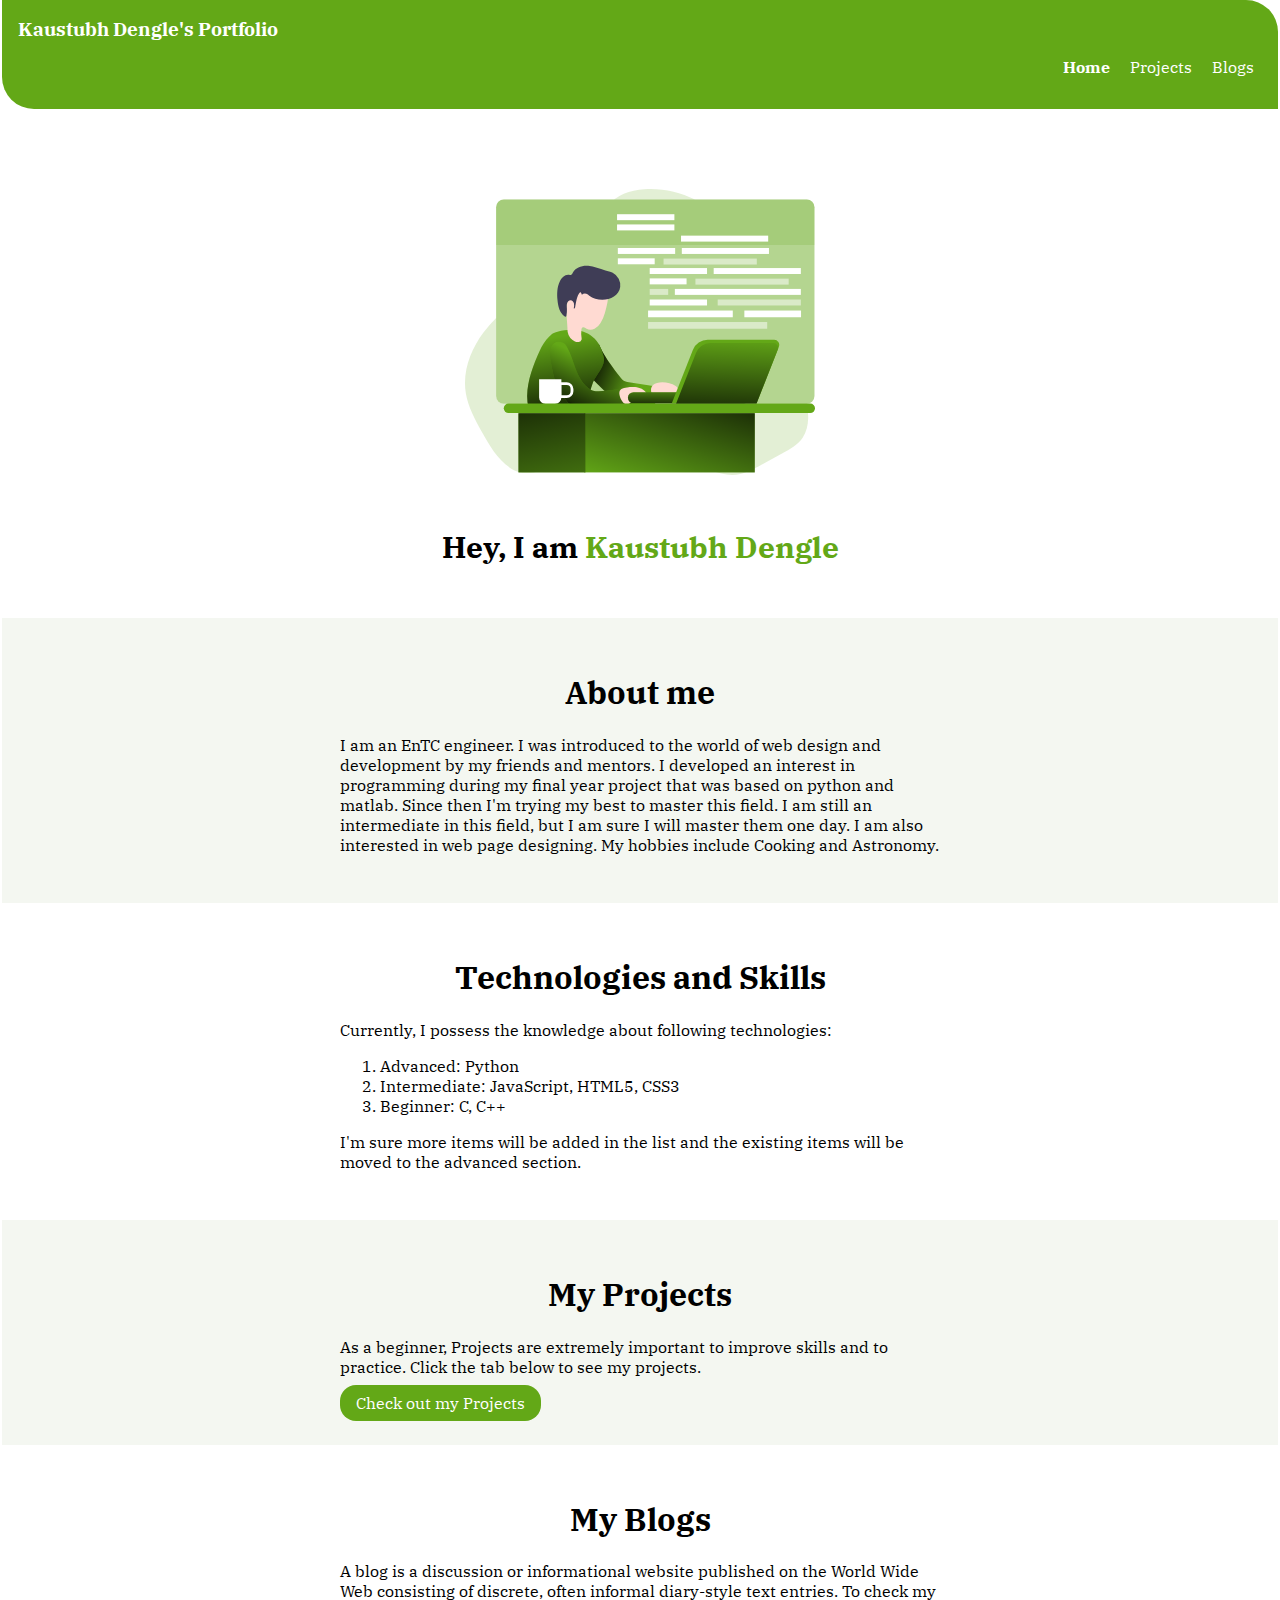
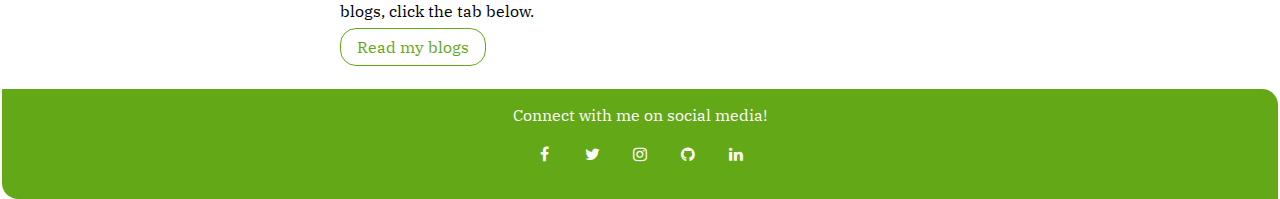
<file: index.html>
<!DOCTYPE html>
<html lang="en">
<head>
    <meta charset="UTF-8">
    <meta name="viewport" content="width=device-width, initial-scale=1.0">
    <title>Home|Kaustubh's Portfolio</title>
    <link href="styles.css" rel="stylesheet">
    <link rel="shortcut icon" type="image/jpg" href="/images/favicon.ico"/>
    <link rel="stylesheet" href="https://cdnjs.cloudflare.com/ajax/libs/font-awesome/4.7.0/css/font-awesome.min.css">
</head>
<body>
    <nav class="navigation">
        <div class="navigation-name">Kaustubh Dengle's Portfolio</div>
        <ul class="list nav-tabs">
            <li class="list-inline">
                <a class="nav-links link-active" href="index.html">Home</a>
            </li>
            <li class="list-inline">
                <a class="nav-links" href="projects.html">Projects</a>
            </li>
            <li class="list-inline">
                <a class="nav-links" href="blogs.html">Blogs</a>
            </li>
            
        </ul>
    </nav>
    
    <header class="header">
        <img class="header-img" src="/images/ksdportfolioheader.svg"/>
        <h1 class="header-text">Hey, I am <span style="color:var(--primary-color)">Kaustubh Dengle</h1>
    </header>

    <section class="section off-white-bg">
        <div class="container container-centre">
            <h1>About me</h1>
            <p>I am an EnTC engineer. I was introduced to the world of web design and development by my friends and mentors. I developed an interest in programming during my final year project that was based on python and matlab. Since then I'm trying my best to master this field. I am still an intermediate in this field, but I am sure I will master them one day. I am also interested in web page designing. My hobbies include Cooking and Astronomy. </p>
        </div>
        
    </section>

    <section class="section">
        <div class="container container-centre">
            <h1>Technologies and Skills</h1>
            <p>Currently, I possess the knowledge about following technologies:</p>
            <ol>
                <li>
                    Advanced: Python
                </li>
                <li>
                    Intermediate: JavaScript, HTML5, CSS3
                </li>
                <li>
                    Beginner: C, C++
                </li>
            </ol>
            <p>I'm sure more items will be added in the list and the existing items will be moved to the advanced section.</p>
        </div>
        
    </section>

    <section class="section off-white-bg">
        <div class="container container-centre">
            <h1>My Projects</h1>
            <p>As a beginner, Projects are extremely important to improve skills and to practice. Click the tab below to see my projects. </p>
            <link>
                <a class="link link-primary" href="projects.html">Check out my Projects</a>
            </link>
        </div>
        
    </section>

    <section class="section">
        <div class="container container-centre">
            <h1>My Blogs</h1>
            <p>A blog is a discussion or informational website published on the World Wide Web consisting of discrete, often informal diary-style text entries. To check my blogs, click the tab below.</p>
            <link>
                <a class="link link-secondary" href="blogs.html">Read my blogs</a>
            </link>
        </div>
        
    </section>

    <footer class="footer">
    <div id="contact">Connect with me on social media!</div>
    <ul>
        <li class ="list-inline">
            <a class=" fa fa-facebook" href="https://www.facebook.com/kaustubh.dengle"></a>
        </li>
        <li class ="list-inline">
            <a class=" fa fa-twitter"  href="https://twitter.com/DengleKaustubh"></a>
        </li>
        <li class ="list-inline">
            <a class=" fa fa-instagram"  href="https://www.instagram.com/_clarifiedbutter_/"></a>
        </li>
        <li class ="list-inline">
            <a class=" fa fa-github"  href="https://github.com/Kaustubh-Dengle"></a>
        </li>
        <li class ="list-inline">
            <a class=" fa fa-linkedin"  href="https://www.linkedin.com/in/kaustubh-dengle-2a5677170/"></a>
        </li>
    </ul>
    </footer>
</body>
</html>
</file>
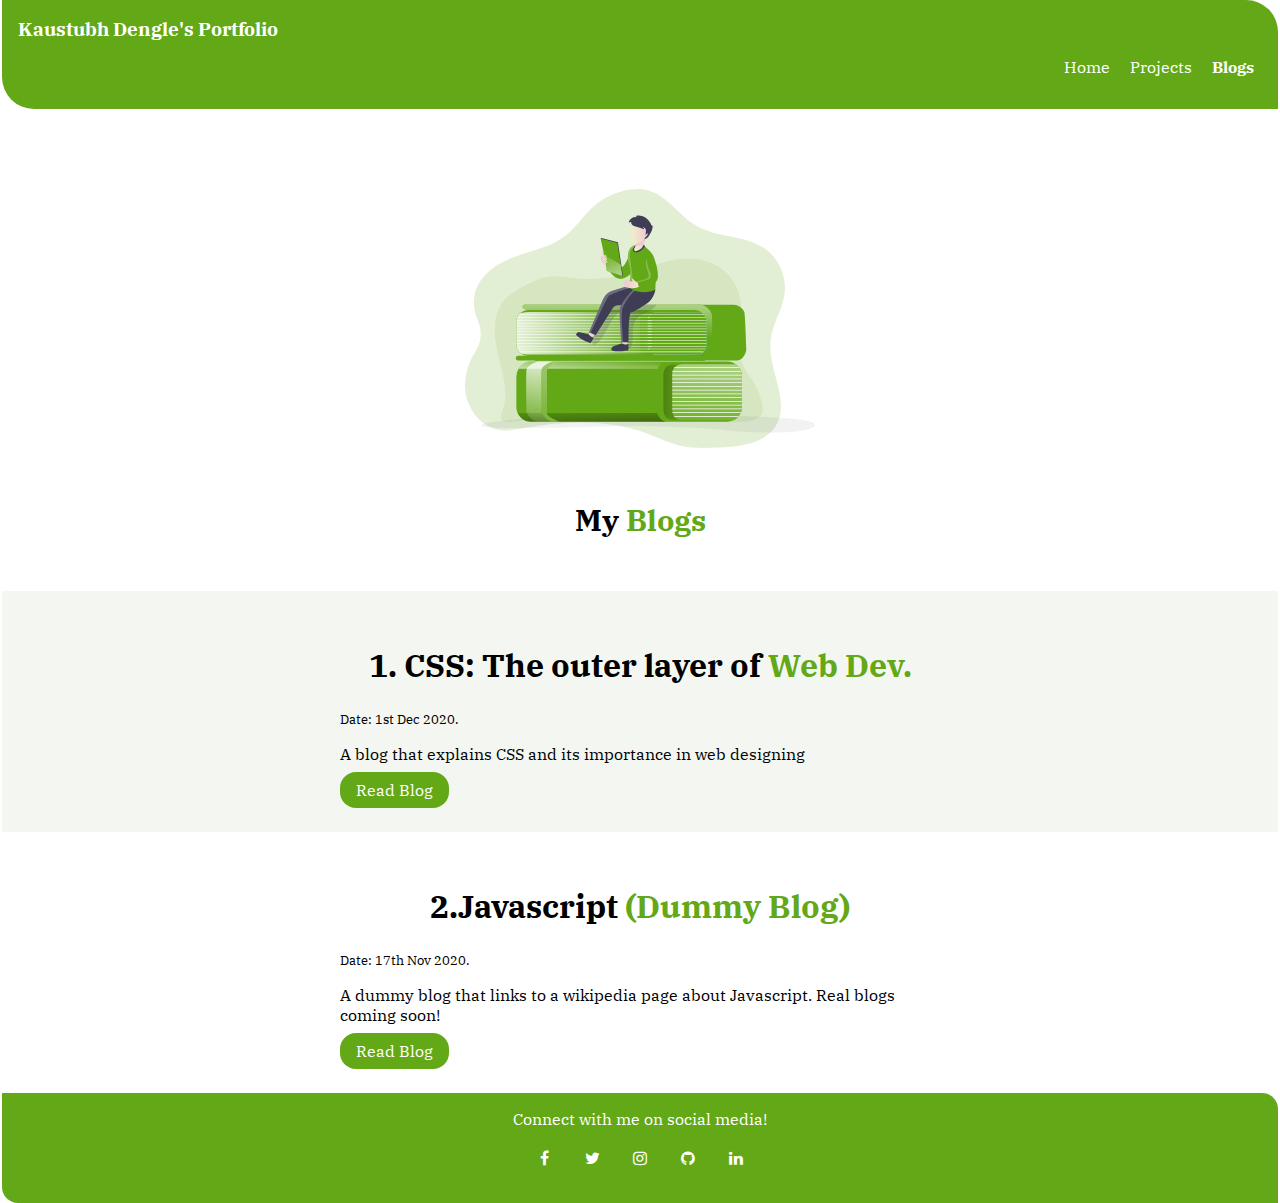
<file: blogs.html>
<!DOCTYPE html>
<html lang="en">
<head>
    <meta charset="UTF-8">
    <meta name="viewport" content="width=device-width, initial-scale=1.0">
    <title>Blogs|Kaustubh's Portfolio</title>
    <link href="styles.css" rel="stylesheet">
    <link rel="shortcut icon" type="image/jpg" href="/images/favicon.ico"/>
    <link rel="stylesheet" href="https://cdnjs.cloudflare.com/ajax/libs/font-awesome/4.7.0/css/font-awesome.min.css">
</head>
<body>

    <nav class="navigation">
        <div class="navigation-name">Kaustubh Dengle's Portfolio</div>
        <ul class="list nav-tabs">
            <li class="list-inline">
                <a class="nav-links" href="index.html">Home</a>
            </li>
            <li class="list-inline">
                <a class="nav-links " href="projects.html">Projects</a>
            </li>
            <li class="list-inline link-active">
                <a class="nav-links" href="blogs.html">Blogs</a>
            </li>
        </ul>
    </nav>

    <header class="header">
        <img class="header-img" src="/images/blog-img.svg"/>
        <h1 class="header-text">My<span style="color:var(--primary-color)"> Blogs</h1>
    </header>

    <section class="section off-white-bg">
        <div class="container container-centre">
            <h1>1. CSS: The outer layer of <strong><span style="color:var(--primary-color)">Web Dev.</span></strong></h1>
            <small>Date: 1st Dec 2020.</small>
            <p>A blog that explains CSS and its importance in web designing</p>
            
            <link>
                <a class="link link-primary" href="https://dev.to/denglekaustubh/css-the-outer-layer-of-web-dev-43of">Read Blog</a>
            </link>
            <!-- <link>
                <a class="link link-secondary" href="https://github.com/Kaustubh-Dengle/first-app-quiz-final">View sourcecode</a>
            </link> -->
        </div> 
    </section>

    <section class="section">
        <div class="container container-centre">
            <h1>2.Javascript <strong><span style="color:var(--primary-color)">(Dummy Blog)</span></strong></h1>
            <small>Date: 17th Nov 2020.</small>
            <p>A dummy blog that links to a wikipedia page about Javascript. Real blogs coming soon!</p>
            
            <link>
                <a class="link link-primary" href="https://en.wikipedia.org/wiki/JavaScript">Read Blog</a>
            </link>
            <!-- <link>
                <a class="link link-secondary" href="https://github.com/Kaustubh-Dengle/first-app-quiz-final">View sourcecode</a>
            </link> -->
        </div> 
    </section>

    <footer class="footer">
        <div id="contact">Connect with me on social media!</div>
        <ul>
            <li class ="list-inline">
                <a class=" fa fa-facebook" href="https://www.facebook.com/kaustubh.dengle"></a>
            </li>
            <li class ="list-inline">
                <a class=" fa fa-twitter"  href="https://twitter.com/DengleKaustubh"></a>
            </li>
            <li class ="list-inline">
                <a class=" fa fa-instagram"  href="https://www.instagram.com/_clarifiedbutter_/"></a>
            </li>
            <li class ="list-inline">
                <a class=" fa fa-github"  href="https://github.com/Kaustubh-Dengle"></a>
            </li>
            <li class ="list-inline">
                <a class=" fa fa-linkedin"  href="https://www.linkedin.com/in/kaustubh-dengle-2a5677170/"></a>
            </li>
        </ul>
    </footer>
    
</body>
</html>
</file>
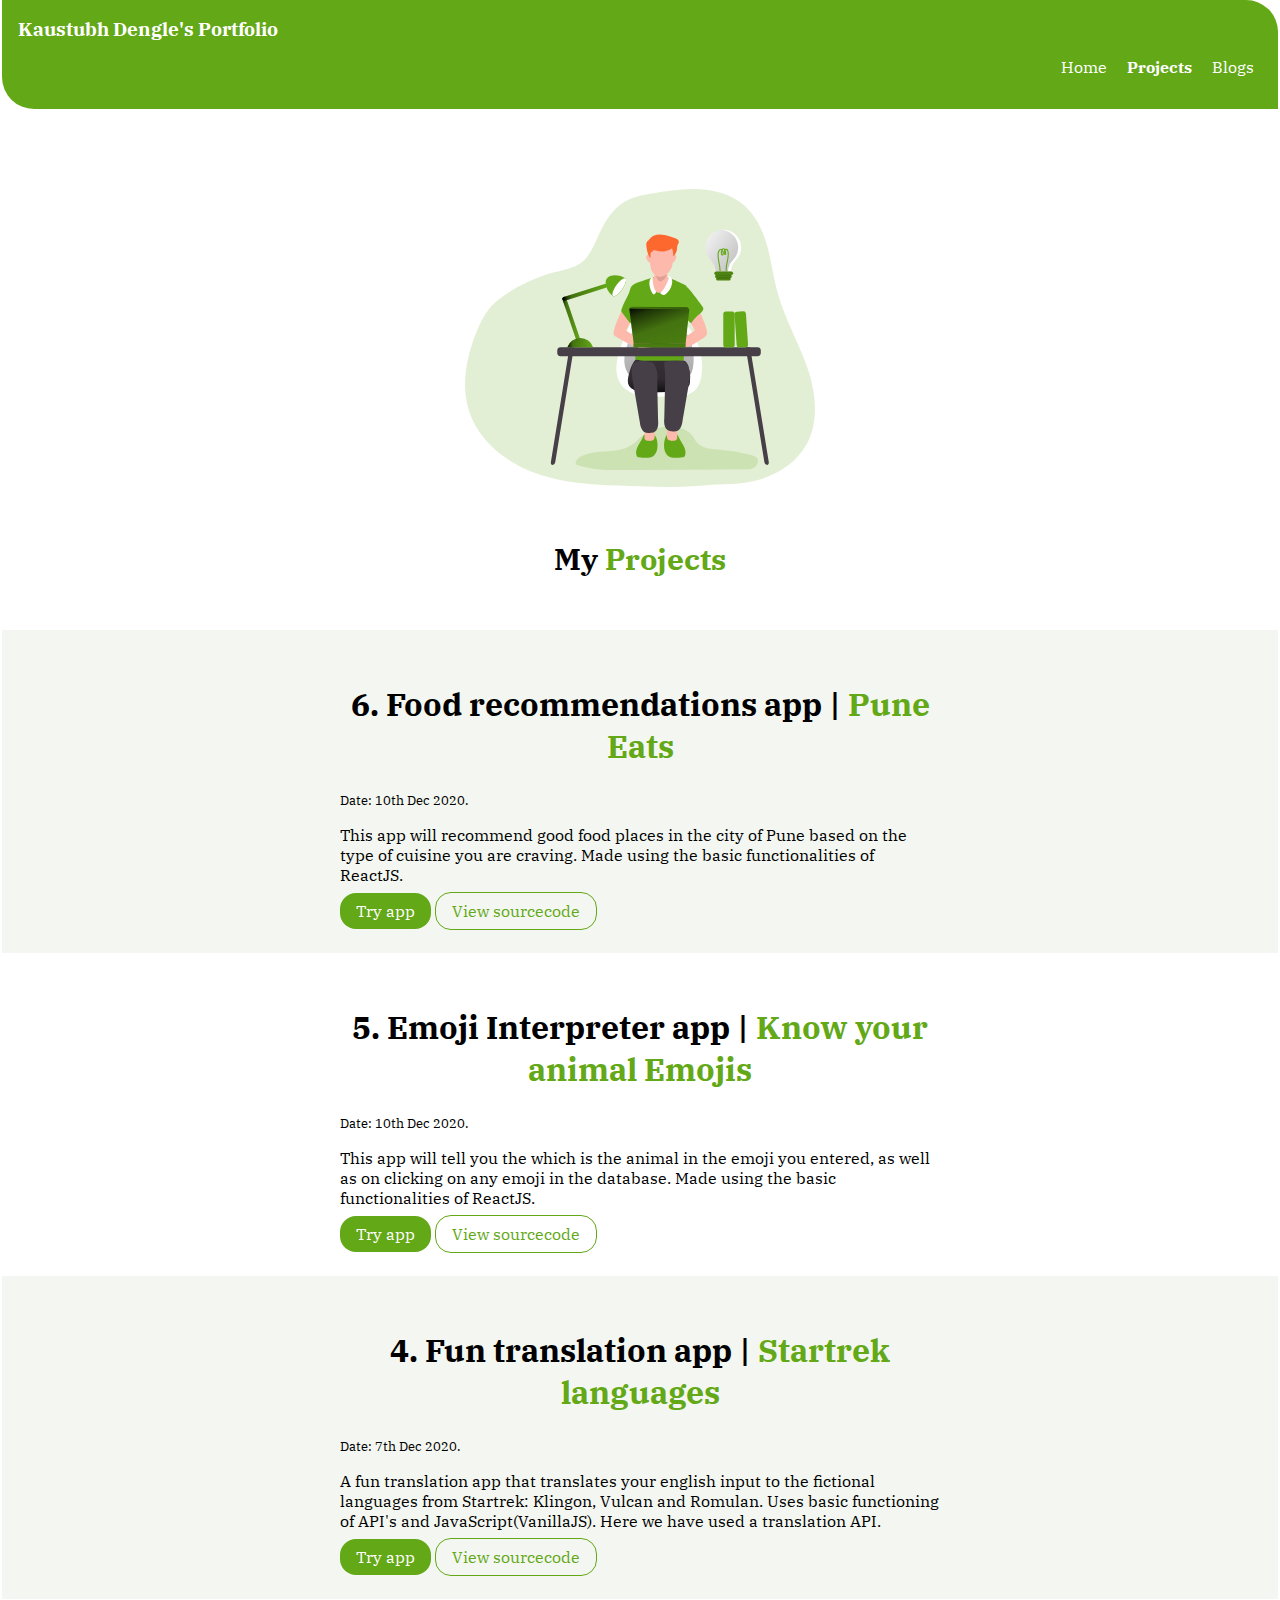
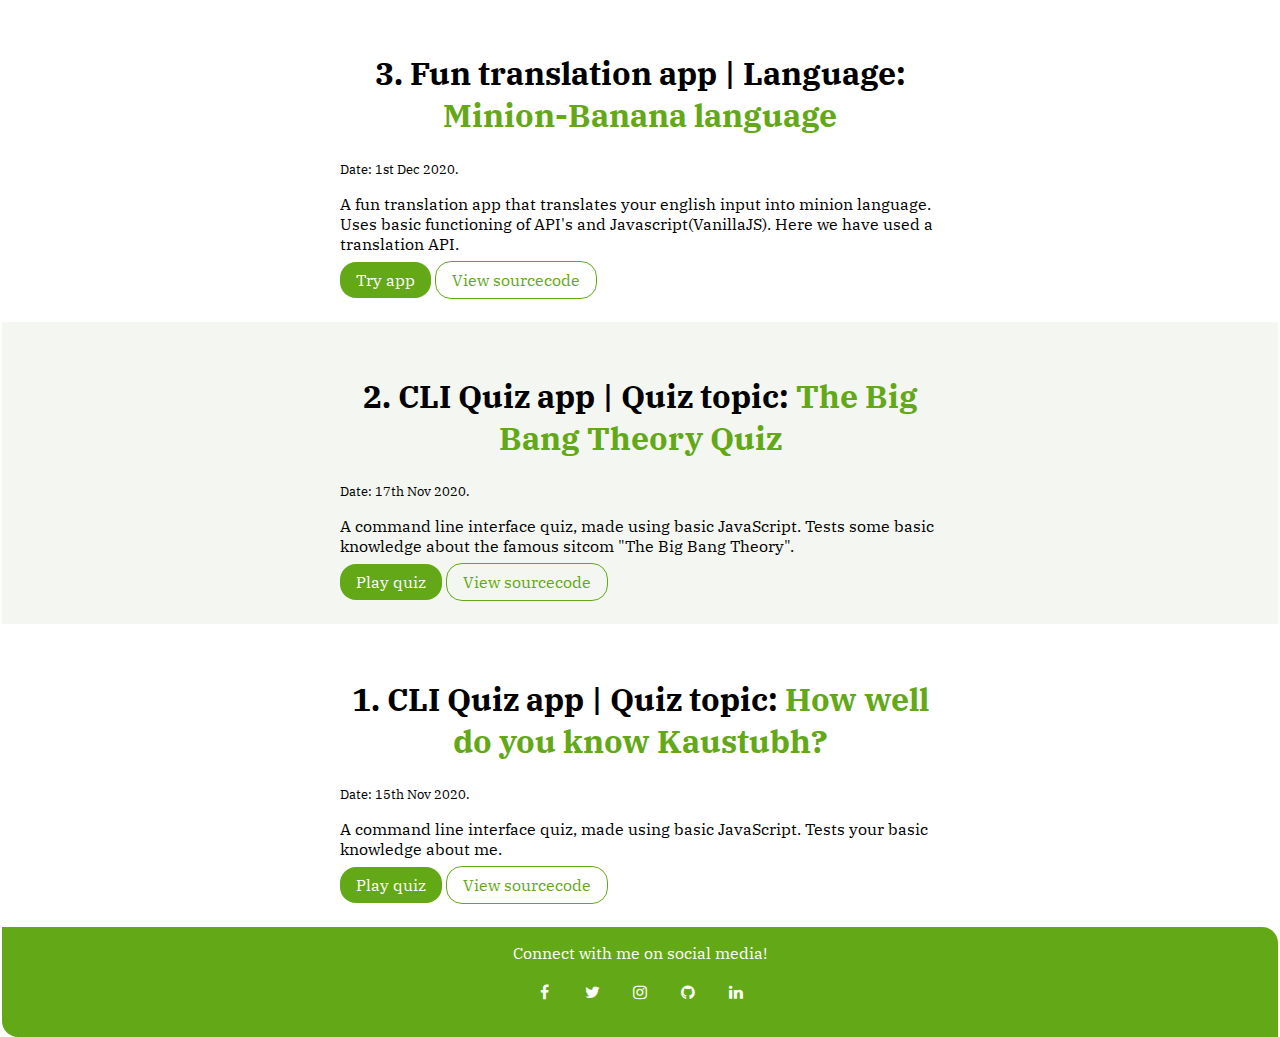
<file: projects.html>
<!DOCTYPE html>
<html lang="en">
<head>
    <meta charset="UTF-8">
    <meta name="viewport" content="width=device-width, initial-scale=1.0">
    <title>Projects|Kaustubh's Portfolio</title>
    <link href="styles.css" rel="stylesheet">
    <link rel="shortcut icon" type="image/jpg" href="/images/favicon.ico"/>
    <link rel="stylesheet" href="https://cdnjs.cloudflare.com/ajax/libs/font-awesome/4.7.0/css/font-awesome.min.css">

</head>
<body>
    <nav class="navigation">
        <div class="navigation-name">Kaustubh Dengle's Portfolio</div>
        <ul class="list nav-tabs">
            <li class="list-inline">
                <a class="nav-links" href="index.html">Home</a>
            </li>
            <li class="list-inline">
                <a class="nav-links link-active" href="projects.html">Projects</a>
            </li>
            <li class="list-inline">
                <a class="nav-links" href="blogs.html">Blogs</a>
            </li>
            
        </ul>
    </nav>

    
    <header class="header">
        <img class="header-img" src="/images/project-img-final.svg"/>
        <h1 class="header-text">My<span style="color:var(--primary-color)"> Projects</h1>
    </header>
        
    <section class="section off-white-bg">
        <div class="container container-centre">
            <h1>6. Food recommendations app | <strong><span style="color:var(--primary-color)">Pune Eats</span></strong></h1>
            <small>Date: 10th Dec 2020.</small>
            <p>This app will recommend good food places in the city of Pune based on the type of cuisine you are craving. Made using the basic functionalities of ReactJS.</p>
                
            <link>
                <a class="link link-primary" href="https://pune-eats.netlify.app">Try app</a>
            </link>
            <link>
                <a class="link link-secondary" href="https://github.com/Kaustubh-Dengle/food-recommendation-pune-app">View sourcecode</a>
            </link>
                
        </div>
    </section>

    <section class="section">
        <div class="container container-centre">
            <h1>5. Emoji Interpreter app | <strong><span style="color:var(--primary-color)">Know your animal Emojis</span></strong></h1>
            <small>Date: 10th Dec 2020.</small>
            <p>This app will tell you the which is the animal in the emoji you entered, as well as on clicking on any emoji in the database. Made using the basic functionalities of ReactJS.</p>
                
            <link>
                <a class="link link-primary" href="https://animal-emoji.netlify.app">Try app</a>
            </link>
            <link>
                <a class="link link-secondary" href="https://github.com/Kaustubh-Dengle/know-your-animal-emojis">View sourcecode</a>
            </link>
                
        </div>
    </section>

    <section class="section off-white-bg">
        <div class="container container-centre">
            <h1>4. Fun translation app | <strong><span style="color:var(--primary-color)">Startrek languages</span></strong></h1>
            <small>Date: 7th Dec 2020.</small>
            <p>A fun translation app that translates your english input to the fictional languages from Startrek: Klingon, Vulcan and Romulan. Uses basic functioning of API's and JavaScript(VanillaJS). Here we have used a translation API.</p>
                
            <link>
                <a class="link link-primary" href="https://startrek-translator.netlify.app/">Try app</a>
            </link>
            <link>
                <a class="link link-secondary" href="https://github.com/Kaustubh-Dengle/startrek-translator">View sourcecode</a>
            </link>
                
        </div>
    </section>
        
    <section class="section">
        <div class="container container-centre">
            <h1>3. Fun translation app | Language: <strong><span style="color:var(--primary-color)">Minion-Banana language</span></strong></h1>
            <small>Date: 1st Dec 2020.</small>
            <p>A fun translation app that translates your english input into minion language. Uses basic functioning of API's and Javascript(VanillaJS). Here we have used a translation API.</p>
            
            <link>
                <a class="link link-primary" href="https://bananalingo-translation.netlify.app/">Try app</a>
            </link>
            <link>
                <a class="link link-secondary" href="https://github.com/Kaustubh-Dengle/translation-app-vanillaJS">View sourcecode</a>
            </link>
        </div> 
    </section>

    <section class="section off-white-bg">
        <div class="container container-centre">
            <h1>2. CLI Quiz app | Quiz topic: <strong><span style="color:var(--primary-color)">The Big Bang Theory Quiz</span></strong></h1>
            <small>Date: 17th Nov 2020.</small>
            <p>A command line interface quiz, made using basic JavaScript. Tests some basic  knowledge about the famous sitcom "The Big Bang Theory".</p>
                
            <link>
                <a class="link link-primary" href="https://repl.it/@KaustubhDengle/TBBT-quiz-final?embed=1&output=1">Play quiz</a>
            </link>
            <link>
                <a class="link link-secondary" href="https://github.com/Kaustubh-Dengle/TBBT-quiz-final">View sourcecode</a>
            </link>
                
        </div>
    </section>

    <section class="section">
        <div class="container container-centre">
            <h1>1. CLI Quiz app | Quiz topic: <strong><span style="color:var(--primary-color)">How well do you know Kaustubh?</span></strong></h1>
            <small>Date: 15th Nov 2020.</small>
            <p>A command line interface quiz, made using basic JavaScript. Tests your basic knowledge about me.</p>
            
            <link>
                <a class="link link-primary" href="https://repl.it/@KaustubhDengle/first-app-quiz-final?embed=1&output=1">Play quiz</a>
            </link>
            <link>
                <a class="link link-secondary" href="https://github.com/Kaustubh-Dengle/first-app-quiz-final">View sourcecode</a>
            </link>
        </div> 
    </section>

    <footer class="footer">
        <div id="contact">Connect with me on social media!</div>
        <ul>
            <li class ="list-inline">
                <a class=" fa fa-facebook" href="https://www.facebook.com/kaustubh.dengle"></a>
            </li>
            <li class ="list-inline">
                <a class=" fa fa-twitter"  href="https://twitter.com/DengleKaustubh"></a>
            </li>
            <li class ="list-inline">
                <a class=" fa fa-instagram"  href="https://www.instagram.com/_clarifiedbutter_/"></a>
            </li>
            <li class ="list-inline">
                <a class=" fa fa-github"  href="https://github.com/Kaustubh-Dengle"></a>
            </li>
            <li class ="list-inline">
                <a class=" fa fa-linkedin"  href="https://www.linkedin.com/in/kaustubh-dengle-2a5677170/"></a>
            </li>
        </ul>
    </footer>

    
</body>
</html>
</file>
<file: styles.css>
@import url('https://fonts.googleapis.com/css2?family=IBM+Plex+Serif&display=swap');

body {
    font-family: 'IBM Plex Serif', serif;
    margin: 0px;
    padding: 0rem 0.1rem
}

/***colors***/

:root {
    --primary-color: #63A817;
    --secondary-color: #D4D4D8;
    --bg-color: #F4F7F1;
}

/***hr***/

hr {
    margin: 2rem 0rem;
}

/***ccontainer***/

.container {
    padding: 1rem 0rem;
}

.container-centre {
    max-width: 600px;
    margin: auto;
}

/***links***/

.link {
    text-decoration: none;
    box-sizing: border-box;
    padding: 0.5rem 1rem;
}

.link-primary {
    background-color: var(--primary-color);
    border-radius: 1rem;
    color: white;

}

.link-primary:hover {
    opacity: 0.7;
}

.link-secondary {
    border: 1px solid var(--primary-color);
    color: var(--primary-color);
    border-radius: 1rem;
}

.link-secondary:hover {
    opacity: 0.7;
}

/***lists***/

.list {
    list-style: none;
    /* padding: 0rem 0.5rem; */
}

.list-inline {
    display: inline;
    padding: 0rem 0.5rem;
}

/***navigation***/

.navigation {
    background-color: #63A817;
    color: white;
    padding: 1rem;
    border-top-right-radius: 2rem;
    border-bottom-left-radius: 2rem;
}

.navigation .navigation-name {
    font-weight: bold;
    font-size: 1.2rem;
}

.navigation .nav-links {
    text-decoration: none;
    color: white;

}

.nav-links:hover {
    opacity: 0.7;
}

.navigation .nav-tabs {
    text-align: right;
}

.navigation .link-active {
    font-weight: bold;
}

/***header***/

.header {
    padding: 2rem;
    padding-top: 5rem;
}

.header .header-img {
    max-width: 350px;
    display: block;
    margin: auto;
}

.header .header-text {
    font-size: 30px;
    font-weight: bold;
    text-align: center;
    padding-top: 2rem;
}

/***section***/

.section {
    padding: 1rem;
}

.section h1 {
    text-align: center;
}

.off-white-bg {
    background-color: var(--bg-color);
}

/***footer***/

.footer {
    background-color: #63A817;
    color: white;
    padding: 1rem;
    border-top-right-radius: 1rem;
    border-bottom-left-radius: 1rem;
    text-align: center;
}

.footer ul {
    padding-inline-start: 0px;
}

/***social icons***/

.fa {

    text-align: center;
    text-decoration: none;
    margin: 5px 2px;
    font-size: 1rem
}

.fa:hover {
    opacity: 0.9;
}

.fa-facebook {
    background: var(--primary-color);
    color: white;
    font-size: 2rem;
    width: 1.5rem;
    text-align: center;
    text-decoration: none;
    border-radius: 1rem;
}

.fa-twitter {
    background: var(--primary-color);
    color: white;
    font-size: 2rem;
    width: 1.5rem;
    text-align: center;
    text-decoration: none;
    border-radius: 1px;
}

.fa-instagram {
    background: var(--primary-color);
    color: white;
    font-size: 2rem;
    width: 1.5rem;
    text-align: center;
    text-decoration: none;
    border-radius: 1px;
}

.fa-github {
    background: var(--primary-color);
    color: white;
    font-size: 2rem;
    width: 1.5rem;
    text-align: center;
    text-decoration: none;
    border-radius: 1px;
}

.fa-linkedin {
    background: var(--primary-color);
    color: white;
    font-size: 2rem;
    width: 1.5rem;
    text-align: center;
    text-decoration: none;
    border-radius: 1px;
}


html {
    scroll-behavior: smooth;
}
</file>
